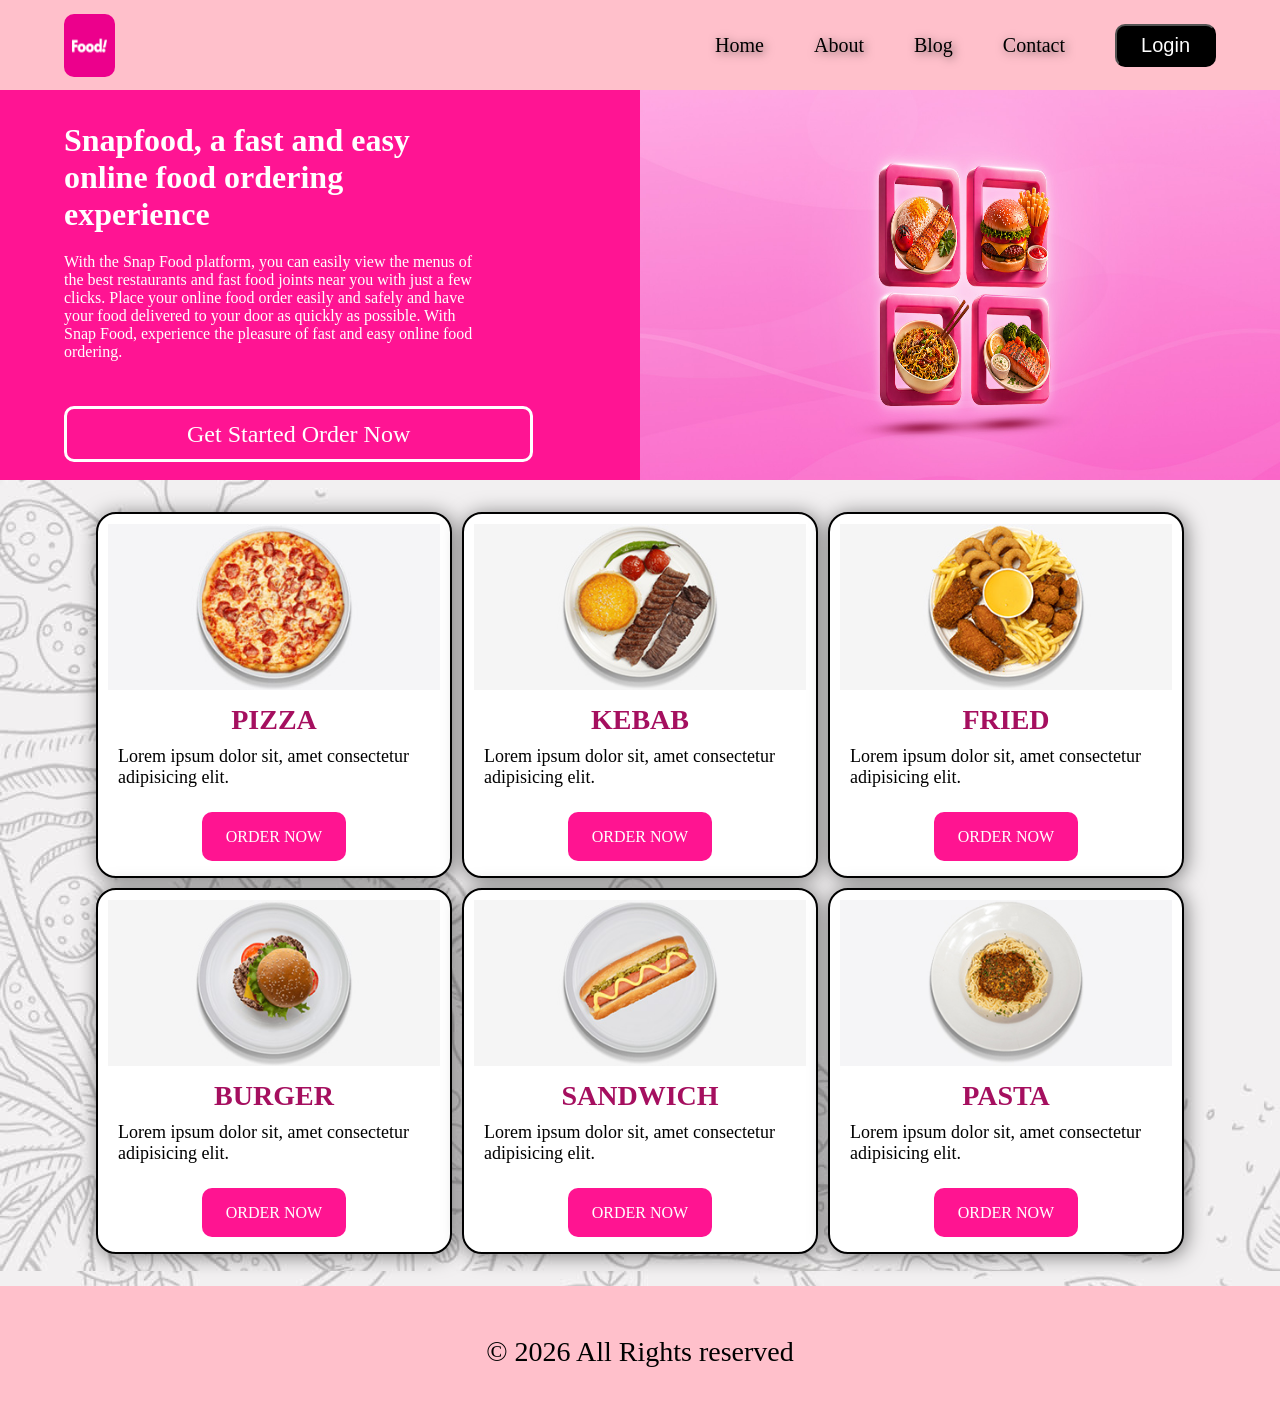
<file: index.html>
<!DOCTYPE html>
<html lang="en-US">
<head>
    <!-- SEO -->
    <meta charset="UTF-8">
    <meta name="viewport" content="width=device-width, initial-scale=1.0">
    <title>Snapp Food | اسنپ فود</title>
    <!-- Style -->
     <link rel="stylesheet" href="css/tamrini.css">
     <link rel="icon" href="img/logo.png.medium" type="image/png">
</head>
<body class="body">
    <header class="header">
        <nav class="nav">
            <img src="img/logo.png.medium" alt="LOGO">
            <a href="">Home</a>
            <a href="">About</a>
            <a href="">Blog</a>
            <a href="">Contact</a>
            <button class="login-button">Login</button>
        </nav>
        <section class="hero">
            <h1>Snapfood, a fast and easy online food ordering experience</h1>
            <p class="hero-para">With the Snap Food platform, you can easily view the menus of the best restaurants and fast food joints near you with just a few clicks. Place your online food order easily and safely and have your food delivered to your door as quickly as possible. With Snap Food, experience the pleasure of fast and easy online food ordering.</p>
            <p class="hero-button"><a href="">Get Started Order Now</a></p>
        </section>  
        <img src="img/img-header-home.jpg" alt="">
    </header>
    <main class="main">
        <section class="cards">
            <article class="card">
                <img src="img/pizza.jpg" alt="">
                <h2 class="card-title">PIZZA</h2>
                <p class="card-para">Lorem ipsum dolor sit, amet consectetur adipisicing elit.</p>
                <p class="card-button"><a href="">ORDER NOW</a></p>
            </article>
            <article class="card">
                <img src="img/kebab.jpg" alt="">
                <h2 class="card-title">KEBAB</h2>
                <p class="card-para">Lorem ipsum dolor sit, amet consectetur adipisicing elit.</p>
                <p class="card-button"><a href="">ORDER NOW</a></p>
            </article>
            <article class="card">
                <img src="img/fried.jpg" alt="">
                <h2 class="card-title">FRIED</h2>
                <p class="card-para">Lorem ipsum dolor sit, amet consectetur adipisicing elit.</p>
                <p class="card-button"><a href="">ORDER NOW</a></p>
            </article>
            <article class="card">
                <img src="img/burger.jpg" alt="">
                <h2 class="card-title">BURGER</h2>
                <p class="card-para">Lorem ipsum dolor sit, amet consectetur adipisicing elit.</p>
                <p class="card-button"><a href="">ORDER NOW</a></p>
            </article>
            <article class="card">
                <img src="img/sandwich.jpg" alt="">
                <h2 class="card-title">SANDWICH</h2>
                <p class="card-para">Lorem ipsum dolor sit, amet consectetur adipisicing elit.</p>
                <p class="card-button"><a href="">ORDER NOW</a></p>
            </article>
            <article class="card">
                <img src="img/pasta.jpg" alt="">
                <h2 class="card-title">PASTA</h2>
                <p class="card-para">Lorem ipsum dolor sit, amet consectetur adipisicing elit.</p>
                <p class="card-button"><a href="">ORDER NOW</a></p>
            </article>
        </section>
    </main>
    <footer class="footer">
        <p>© 2026 All Rights reserved</p>
    </footer>
</body>
</html>
</file>
<file: css/tamrini.css>
:where(*){
    padding: 0;
    margin: 0;
    box-sizing: border-box;
}
.body{
    background: url(../img/special-bg.jpg);
    display: grid;
}
/* NAV */
.nav{
    background-color: pink;
    position: fixed;
    top: 0;
    left: 0;
    display: flex;
    justify-content: end;
    gap: 50px;
    width: 100%;
    height: 10vh;
    padding: 1rem 4rem;
    align-items: center;
    z-index: 10;
}
.nav img{
    margin-right: auto;
    width: 4vw;
    height: 7vh;
    border-radius: 10px;
}
.nav a{
    text-decoration: none;
    color: black;
    font-size: 20px;
    filter: drop-shadow(2px 2px 5px rgba(0, 0, 0, 0.6));
}
.nav a:hover{
    color: rgb(165, 15, 95);
}
.nav button{
    background-color: black;
    color: white;
    font-size: 20px;
    padding: 0.5rem 1.5rem;
    border-radius: 10px;
}
.nav button:hover{
    background-color: rgb(100, 100, 100);
}
/* HEADER */
.header{
    display: flex;
    justify-content: stretch;
    margin-top: 10vh;
}
.header>img{
    width: 50%;
    height: 100%;
}
.hero{
    background-color: deeppink;
    padding: 2rem 4rem;
    color: white;
    width: 50%;
}
.hero h1{
    font-size: 2rem;
    width: 75%;
}
.hero-para{
    margin: 20px 0;
    width: 80%;
}
.hero-button{
    margin-top: 60px;
}
.hero a{
    color: white;
    font-size: 1.5rem;
    text-decoration: none;
    padding: 0.5em 5em;
    border: 3px solid white;
    border-radius: 10px;
}
.hero a:hover{
    background-color: rgba(0, 0, 0, 0.3);
}
/* main */
.cards{
    width: min(1200px,90%);
    margin: auto;
    padding: 2rem;
    display: grid;
    grid-template-columns: repeat(auto-fit , minmax(330px , 1fr));
    gap: 10px;
}
.card{
    background-color: white;
    border: 2px solid black;
    border-radius: 20px;
    filter: drop-shadow(2px 2px 10px rgba(0, 0, 0, 0.5));
    padding: 10px;
}
.card-title{
    font-size: 28px;
    color: rgb(165, 15, 95);
    text-align: center;
    margin: 10px;
}
.card-para{
    width: 95%;
    font-size: 18px;
    margin: 10px;
}
.card-button{
    text-align: center;
    margin: 20px auto;
    margin-top: 40px;
}
.card img{
    width: 100%;
}
.card a{
    color: white;
    background-color: rgb(255, 20, 145);
    text-decoration: none;
    padding: 1rem 1.5rem;
    border-radius: 10px;
}
.card a:hover{
    background-color: rgb(165, 15, 95);
}
/* FOOTER */
.footer{
    background-color: pink;
    font-size: 28px;
    text-align: center;
    padding: 50px 0;
}
</file>
